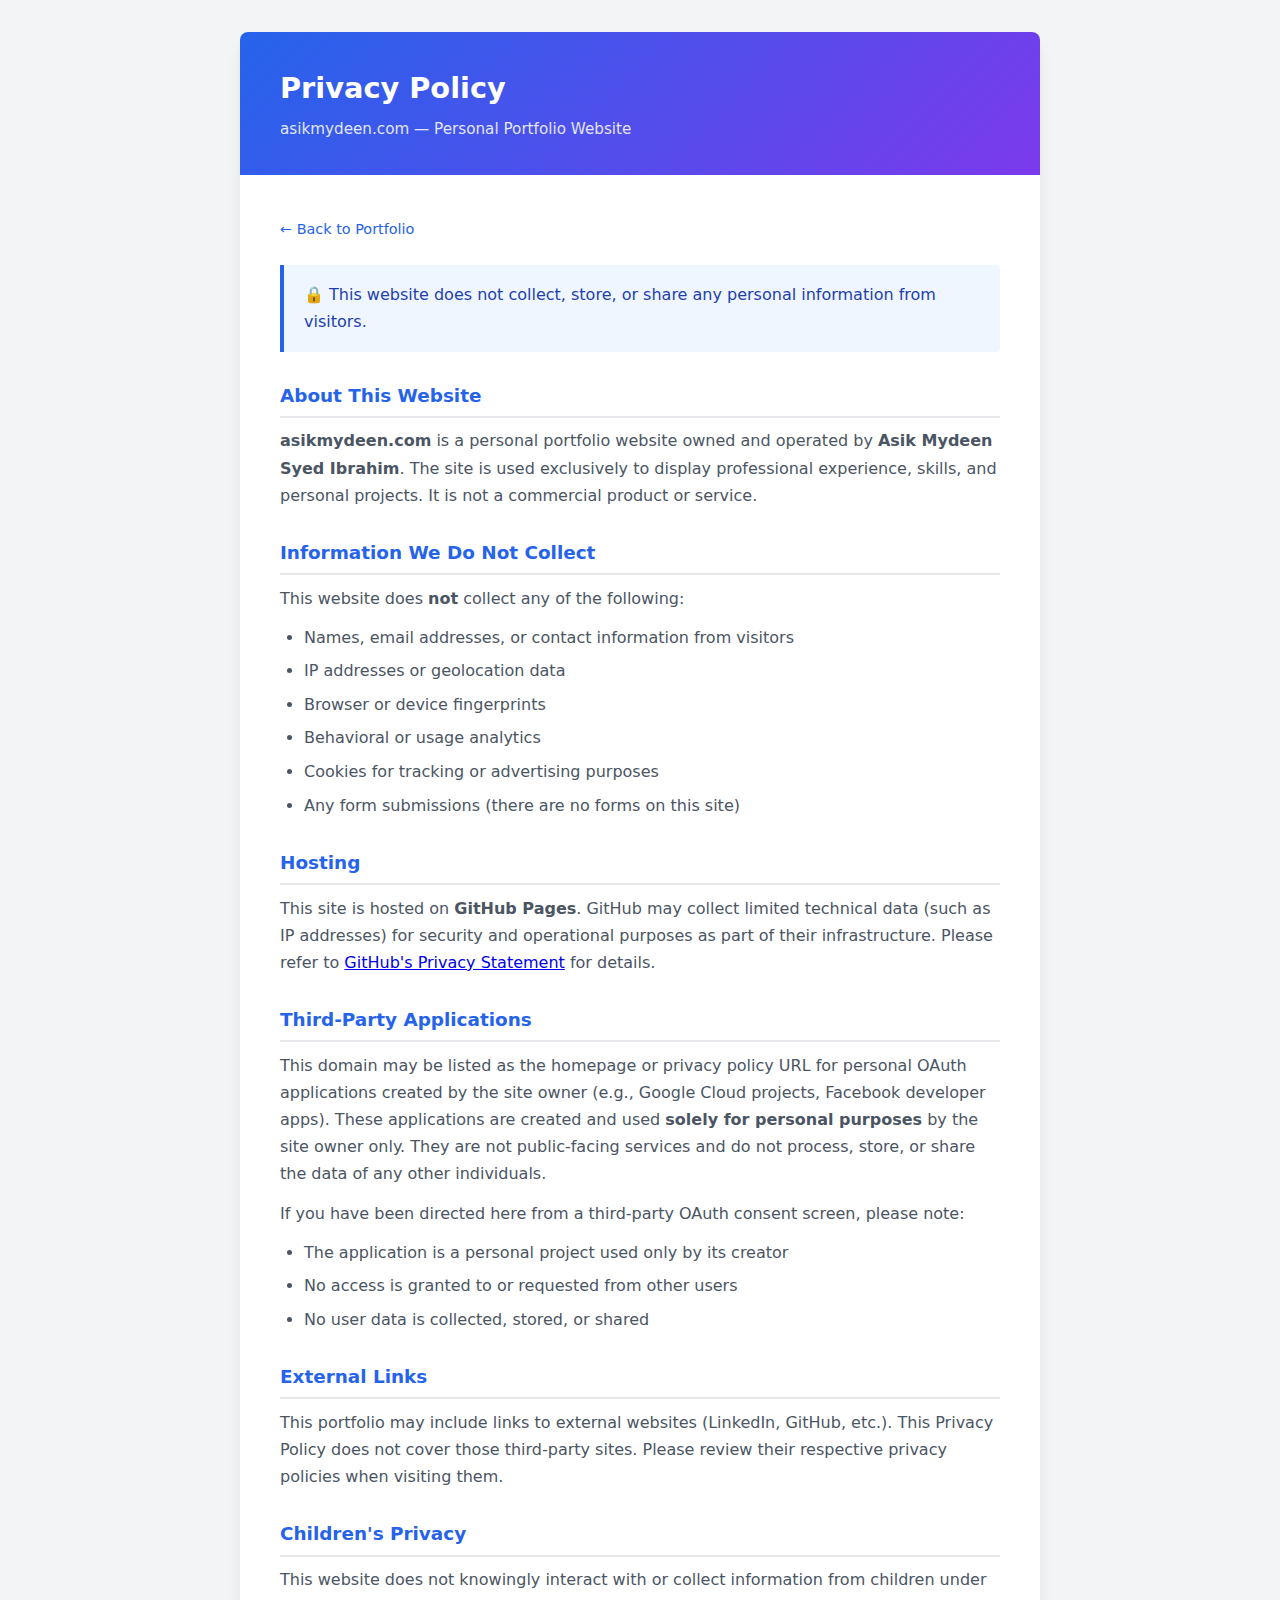
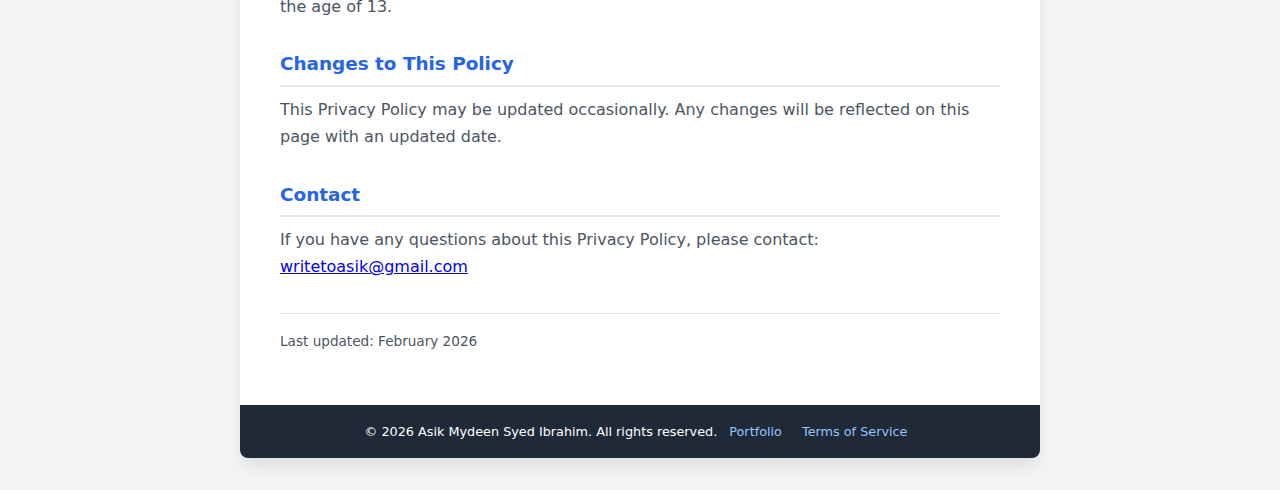
<file: privacy/index.html>
<!DOCTYPE html>
<html lang="en">
<head>
    <meta charset="UTF-8">
    <meta name="viewport" content="width=device-width, initial-scale=1.0">
    <title>Privacy Policy | Asik Mydeen Syed Ibrahim</title>
    <meta name="description" content="Privacy Policy for asikmydeen.com - a personal portfolio website that does not collect any user data.">
    <meta name="robots" content="noindex, follow">
    <link rel="canonical" href="https://asikmydeen.com/privacy">
    <style>
        *, *::before, *::after {
            margin: 0;
            padding: 0;
            box-sizing: border-box;
        }
        body {
            font-family: 'Segoe UI', system-ui, -apple-system, BlinkMacSystemFont, sans-serif;
            line-height: 1.7;
            color: #1f2937;
            background: #f3f4f6;
            min-height: 100vh;
            padding: 2rem 1rem;
        }
        .container {
            max-width: 800px;
            margin: 0 auto;
            background: #ffffff;
            box-shadow: 0 10px 15px -3px rgba(0, 0, 0, 0.1);
            border-radius: 8px;
            overflow: hidden;
        }
        .page-header {
            background: linear-gradient(135deg, #2563eb 0%, #7c3aed 100%);
            color: white;
            padding: 2rem 2.5rem;
        }
        .page-header h1 {
            font-size: 1.8rem;
            margin-bottom: 0.25rem;
        }
        .page-header p {
            opacity: 0.85;
            font-size: 0.95rem;
        }
        .content {
            padding: 2.5rem;
        }
        .content h2 {
            font-size: 1.15rem;
            color: #2563eb;
            margin: 1.75rem 0 0.6rem;
            padding-bottom: 0.3rem;
            border-bottom: 2px solid #e5e7eb;
        }
        .content h2:first-child {
            margin-top: 0;
        }
        .content p {
            color: #4b5563;
            margin-bottom: 0.75rem;
        }
        .content ul {
            color: #4b5563;
            padding-left: 1.5rem;
            margin-bottom: 0.75rem;
        }
        .content ul li {
            margin-bottom: 0.4rem;
        }
        .highlight-box {
            background: #eff6ff;
            border-left: 4px solid #2563eb;
            padding: 1rem 1.25rem;
            border-radius: 0 4px 4px 0;
            margin-bottom: 1.25rem;
        }
        .highlight-box p {
            margin-bottom: 0;
            color: #1e40af;
            font-weight: 500;
        }
        .last-updated {
            font-size: 0.85rem;
            color: #6b7280;
            margin-top: 2rem;
            padding-top: 1rem;
            border-top: 1px solid #e5e7eb;
        }
        .footer {
            background: #1f2937;
            color: white;
            text-align: center;
            padding: 1rem 2rem;
            font-size: 0.8rem;
        }
        .footer a {
            color: #93c5fd;
            text-decoration: none;
            margin: 0 0.5rem;
        }
        .footer a:hover {
            text-decoration: underline;
        }
        .back-link {
            display: inline-flex;
            align-items: center;
            gap: 0.4rem;
            color: #2563eb;
            text-decoration: none;
            font-size: 0.9rem;
            margin-bottom: 1.5rem;
        }
        .back-link:hover {
            text-decoration: underline;
        }
    </style>
</head>
<body>
    <div class="container">
        <div class="page-header">
            <h1>Privacy Policy</h1>
            <p>asikmydeen.com — Personal Portfolio Website</p>
        </div>
        <div class="content">
            <a href="/" class="back-link">← Back to Portfolio</a>

            <div class="highlight-box">
                <p>🔒 This website does not collect, store, or share any personal information from visitors.</p>
            </div>

            <h2>About This Website</h2>
            <p>
                <strong>asikmydeen.com</strong> is a personal portfolio website owned and operated by
                <strong>Asik Mydeen Syed Ibrahim</strong>. The site is used exclusively to display
                professional experience, skills, and personal projects. It is not a commercial product
                or service.
            </p>

            <h2>Information We Do Not Collect</h2>
            <p>This website does <strong>not</strong> collect any of the following:</p>
            <ul>
                <li>Names, email addresses, or contact information from visitors</li>
                <li>IP addresses or geolocation data</li>
                <li>Browser or device fingerprints</li>
                <li>Behavioral or usage analytics</li>
                <li>Cookies for tracking or advertising purposes</li>
                <li>Any form submissions (there are no forms on this site)</li>
            </ul>

            <h2>Hosting</h2>
            <p>
                This site is hosted on <strong>GitHub Pages</strong>. GitHub may collect limited
                technical data (such as IP addresses) for security and operational purposes as part
                of their infrastructure. Please refer to
                <a href="https://docs.github.com/en/site-policy/privacy-policies/github-general-privacy-statement" target="_blank" rel="noopener noreferrer">GitHub's Privacy Statement</a>
                for details.
            </p>

            <h2>Third-Party Applications</h2>
            <p>
                This domain may be listed as the homepage or privacy policy URL for personal OAuth
                applications created by the site owner (e.g., Google Cloud projects, Facebook developer
                apps). These applications are created and used <strong>solely for personal purposes</strong>
                by the site owner only. They are not public-facing services and do not process, store,
                or share the data of any other individuals.
            </p>
            <p>
                If you have been directed here from a third-party OAuth consent screen, please note:
            </p>
            <ul>
                <li>The application is a personal project used only by its creator</li>
                <li>No access is granted to or requested from other users</li>
                <li>No user data is collected, stored, or shared</li>
            </ul>

            <h2>External Links</h2>
            <p>
                This portfolio may include links to external websites (LinkedIn, GitHub, etc.). This
                Privacy Policy does not cover those third-party sites. Please review their respective
                privacy policies when visiting them.
            </p>

            <h2>Children's Privacy</h2>
            <p>
                This website does not knowingly interact with or collect information from children
                under the age of 13.
            </p>

            <h2>Changes to This Policy</h2>
            <p>
                This Privacy Policy may be updated occasionally. Any changes will be reflected on
                this page with an updated date.
            </p>

            <h2>Contact</h2>
            <p>
                If you have any questions about this Privacy Policy, please contact:
                <a href="mailto:writetoasik@gmail.com">writetoasik@gmail.com</a>
            </p>

            <p class="last-updated">Last updated: February 2026</p>
        </div>
        <div class="footer">
            <p>
                © 2026 Asik Mydeen Syed Ibrahim. All rights reserved.
                <a href="/">Portfolio</a>
                <a href="/tos">Terms of Service</a>
            </p>
        </div>
    </div>
</body>
</html>
</file>
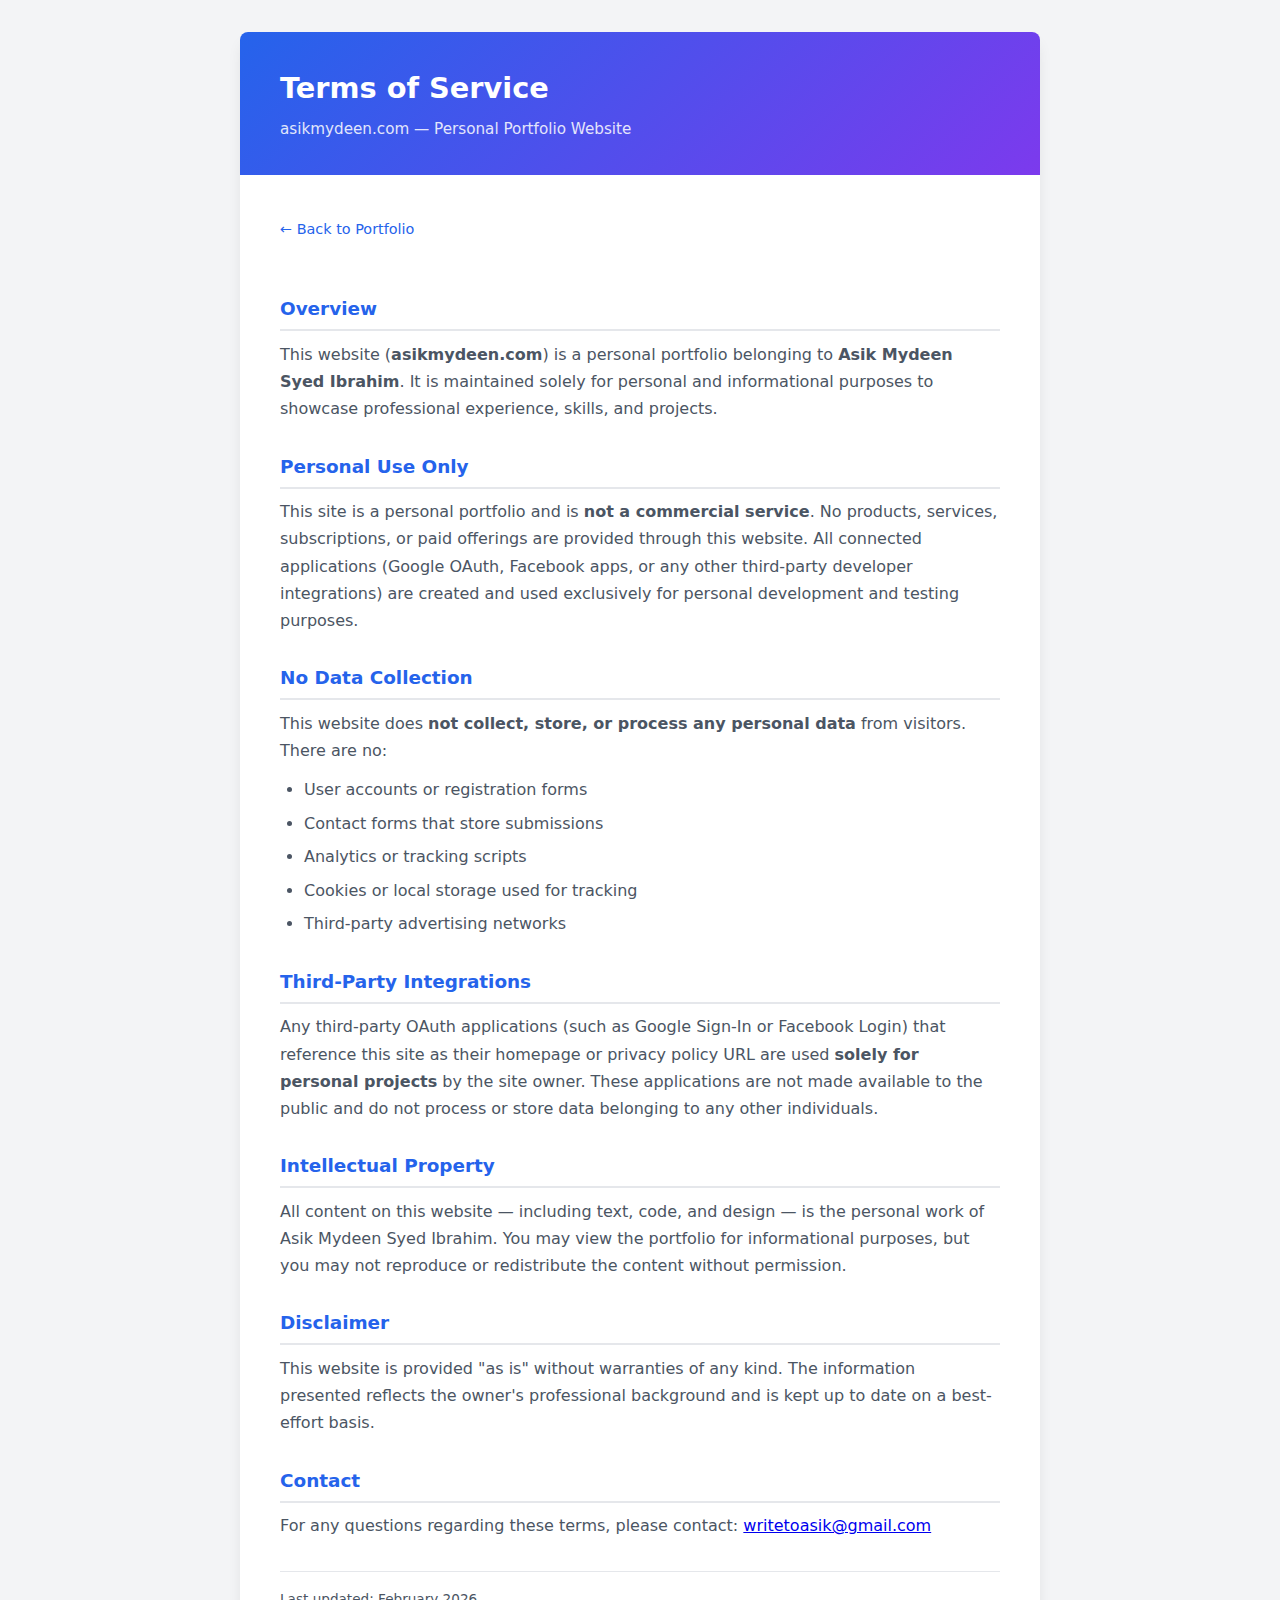
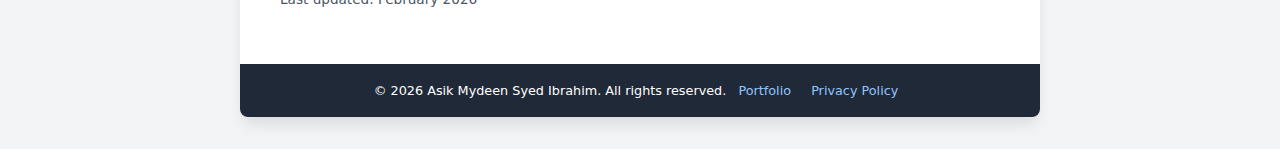
<file: tos/index.html>
<!DOCTYPE html>
<html lang="en">
<head>
    <meta charset="UTF-8">
    <meta name="viewport" content="width=device-width, initial-scale=1.0">
    <title>Terms of Service | Asik Mydeen Syed Ibrahim</title>
    <meta name="description" content="Terms of Service for asikmydeen.com - a personal portfolio website.">
    <meta name="robots" content="noindex, follow">
    <link rel="canonical" href="https://asikmydeen.com/tos">
    <style>
        *, *::before, *::after {
            margin: 0;
            padding: 0;
            box-sizing: border-box;
        }
        body {
            font-family: 'Segoe UI', system-ui, -apple-system, BlinkMacSystemFont, sans-serif;
            line-height: 1.7;
            color: #1f2937;
            background: #f3f4f6;
            min-height: 100vh;
            padding: 2rem 1rem;
        }
        .container {
            max-width: 800px;
            margin: 0 auto;
            background: #ffffff;
            box-shadow: 0 10px 15px -3px rgba(0, 0, 0, 0.1);
            border-radius: 8px;
            overflow: hidden;
        }
        .page-header {
            background: linear-gradient(135deg, #2563eb 0%, #7c3aed 100%);
            color: white;
            padding: 2rem 2.5rem;
        }
        .page-header h1 {
            font-size: 1.8rem;
            margin-bottom: 0.25rem;
        }
        .page-header p {
            opacity: 0.85;
            font-size: 0.95rem;
        }
        .content {
            padding: 2.5rem;
        }
        .content h2 {
            font-size: 1.15rem;
            color: #2563eb;
            margin: 1.75rem 0 0.6rem;
            padding-bottom: 0.3rem;
            border-bottom: 2px solid #e5e7eb;
        }
        .content h2:first-child {
            margin-top: 0;
        }
        .content p {
            color: #4b5563;
            margin-bottom: 0.75rem;
        }
        .content ul {
            color: #4b5563;
            padding-left: 1.5rem;
            margin-bottom: 0.75rem;
        }
        .content ul li {
            margin-bottom: 0.4rem;
        }
        .last-updated {
            font-size: 0.85rem;
            color: #6b7280;
            margin-top: 2rem;
            padding-top: 1rem;
            border-top: 1px solid #e5e7eb;
        }
        .footer {
            background: #1f2937;
            color: white;
            text-align: center;
            padding: 1rem 2rem;
            font-size: 0.8rem;
        }
        .footer a {
            color: #93c5fd;
            text-decoration: none;
            margin: 0 0.5rem;
        }
        .footer a:hover {
            text-decoration: underline;
        }
        .back-link {
            display: inline-flex;
            align-items: center;
            gap: 0.4rem;
            color: #2563eb;
            text-decoration: none;
            font-size: 0.9rem;
            margin-bottom: 1.5rem;
        }
        .back-link:hover {
            text-decoration: underline;
        }
    </style>
</head>
<body>
    <div class="container">
        <div class="page-header">
            <h1>Terms of Service</h1>
            <p>asikmydeen.com — Personal Portfolio Website</p>
        </div>
        <div class="content">
            <a href="/" class="back-link">← Back to Portfolio</a>

            <h2>Overview</h2>
            <p>
                This website (<strong>asikmydeen.com</strong>) is a personal portfolio belonging to
                <strong>Asik Mydeen Syed Ibrahim</strong>. It is maintained solely for personal and
                informational purposes to showcase professional experience, skills, and projects.
            </p>

            <h2>Personal Use Only</h2>
            <p>
                This site is a personal portfolio and is <strong>not a commercial service</strong>.
                No products, services, subscriptions, or paid offerings are provided through this website.
                All connected applications (Google OAuth, Facebook apps, or any other third-party developer
                integrations) are created and used exclusively for personal development and testing purposes.
            </p>

            <h2>No Data Collection</h2>
            <p>
                This website does <strong>not collect, store, or process any personal data</strong> from
                visitors. There are no:
            </p>
            <ul>
                <li>User accounts or registration forms</li>
                <li>Contact forms that store submissions</li>
                <li>Analytics or tracking scripts</li>
                <li>Cookies or local storage used for tracking</li>
                <li>Third-party advertising networks</li>
            </ul>

            <h2>Third-Party Integrations</h2>
            <p>
                Any third-party OAuth applications (such as Google Sign-In or Facebook Login) that
                reference this site as their homepage or privacy policy URL are used <strong>solely for
                personal projects</strong> by the site owner. These applications are not made available
                to the public and do not process or store data belonging to any other individuals.
            </p>

            <h2>Intellectual Property</h2>
            <p>
                All content on this website — including text, code, and design — is the personal work
                of Asik Mydeen Syed Ibrahim. You may view the portfolio for informational purposes, but
                you may not reproduce or redistribute the content without permission.
            </p>

            <h2>Disclaimer</h2>
            <p>
                This website is provided "as is" without warranties of any kind. The information
                presented reflects the owner's professional background and is kept up to date on a
                best-effort basis.
            </p>

            <h2>Contact</h2>
            <p>
                For any questions regarding these terms, please contact:
                <a href="mailto:writetoasik@gmail.com">writetoasik@gmail.com</a>
            </p>

            <p class="last-updated">Last updated: February 2026</p>
        </div>
        <div class="footer">
            <p>
                © 2026 Asik Mydeen Syed Ibrahim. All rights reserved.
                <a href="/">Portfolio</a>
                <a href="/privacy">Privacy Policy</a>
            </p>
        </div>
    </div>
</body>
</html>
</file>
